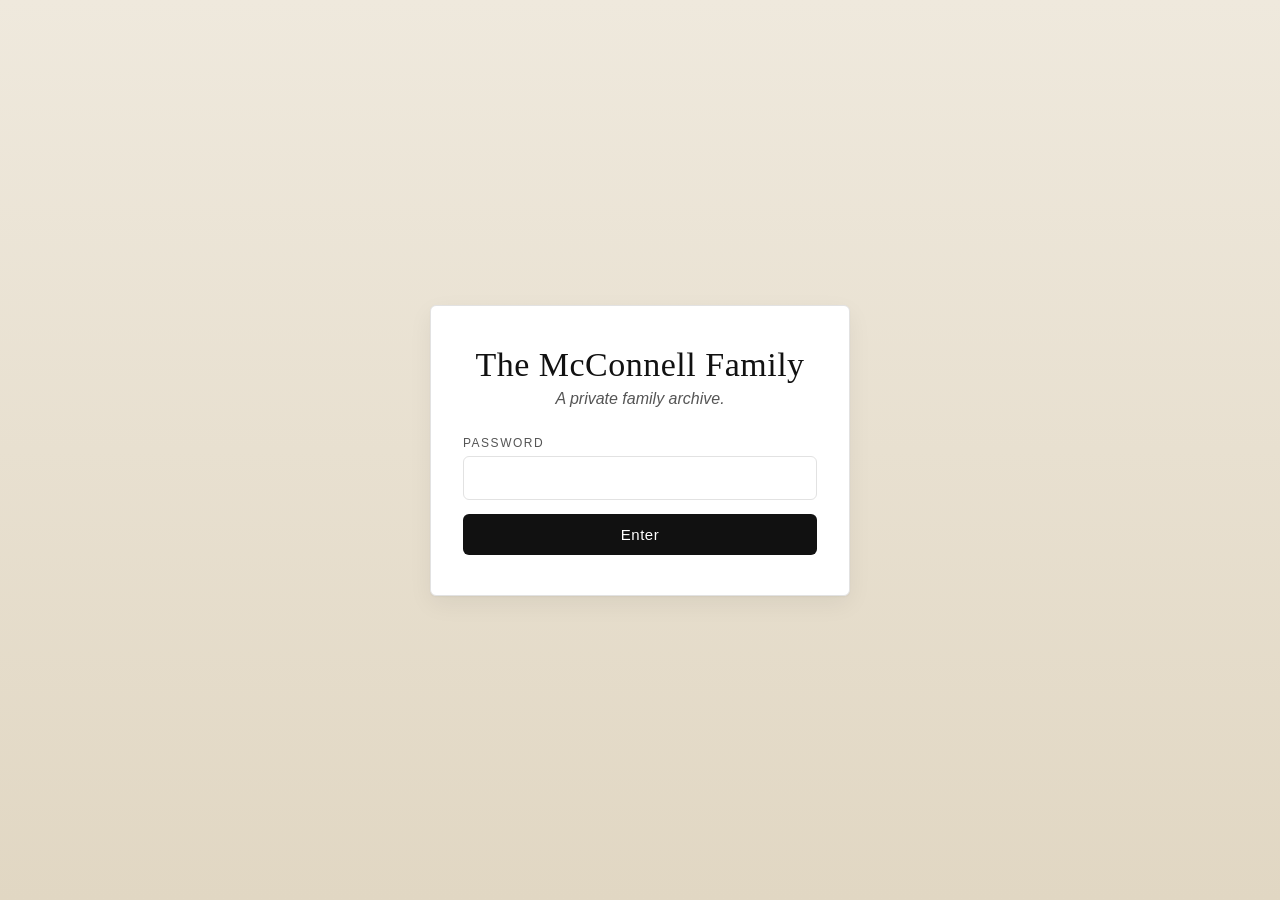
<file: index.html>
<!doctype html>
<html lang="en">
<head>
  <meta charset="utf-8" />
  <meta name="viewport" content="width=device-width, initial-scale=1" />
  <meta name="robots" content="noindex, nofollow" />
  <meta name="googlebot" content="noindex, nofollow" />
  <title>The McConnell Family</title>
  <link rel="stylesheet" href="assets/styles.css?v=46" />
</head>
<body>
  <div id="gate" class="gate" hidden>
    <div class="gate__card">
      <h1 class="gate__title">The McConnell Family</h1>
      <p class="gate__sub">A private family archive.</p>
      <form id="gate-form" autocomplete="off">
        <label for="gate-input" class="gate__label">Password</label>
        <input id="gate-input" type="password" inputmode="text" autocapitalize="off" autocorrect="off" spellcheck="false" autofocus required />
        <button type="submit">Enter</button>
        <p id="gate-error" class="gate__error" hidden>That password didn't work.</p>
      </form>
    </div>
  </div>

  <div id="app" hidden>
    <header class="site-header">
      <div class="wrap">
        <div class="brand">
          <a href="#/portal" class="brand__mark" title="Family portal" aria-label="Family portal">M</a>
          <a href="#/" class="brand__name">The McConnell Family</a>
        </div>
        <button id="lock-btn" class="lock-btn" title="Lock">Lock</button>
      </div>
    </header>

    <nav id="breadcrumbs" class="crumbs wrap" aria-label="Breadcrumb"></nav>

    <main id="view" class="wrap"></main>

    <footer class="site-footer">
      <div class="wrap">
        <p>Kept for the McConnell family.</p>
        <p class="site-footer__bulldogs">Haxtun Bulldogs — through and through.</p>
        <p class="site-footer__count" id="visit-count" hidden></p>
      </div>
    </footer>
  </div>

  <div id="lightbox" class="lightbox" hidden>
    <button class="lightbox__close" aria-label="Close">&times;</button>
    <button class="lightbox__prev" aria-label="Previous">&#8249;</button>
    <button class="lightbox__next" aria-label="Next">&#8250;</button>
    <figure>
      <img id="lightbox-img" alt="" />
      <video id="lightbox-video" controls playsinline hidden></video>
      <figcaption id="lightbox-cap"></figcaption>
    </figure>
  </div>

  <script src="assets/app.js?v=46"></script>
</body>
</html>
</file>
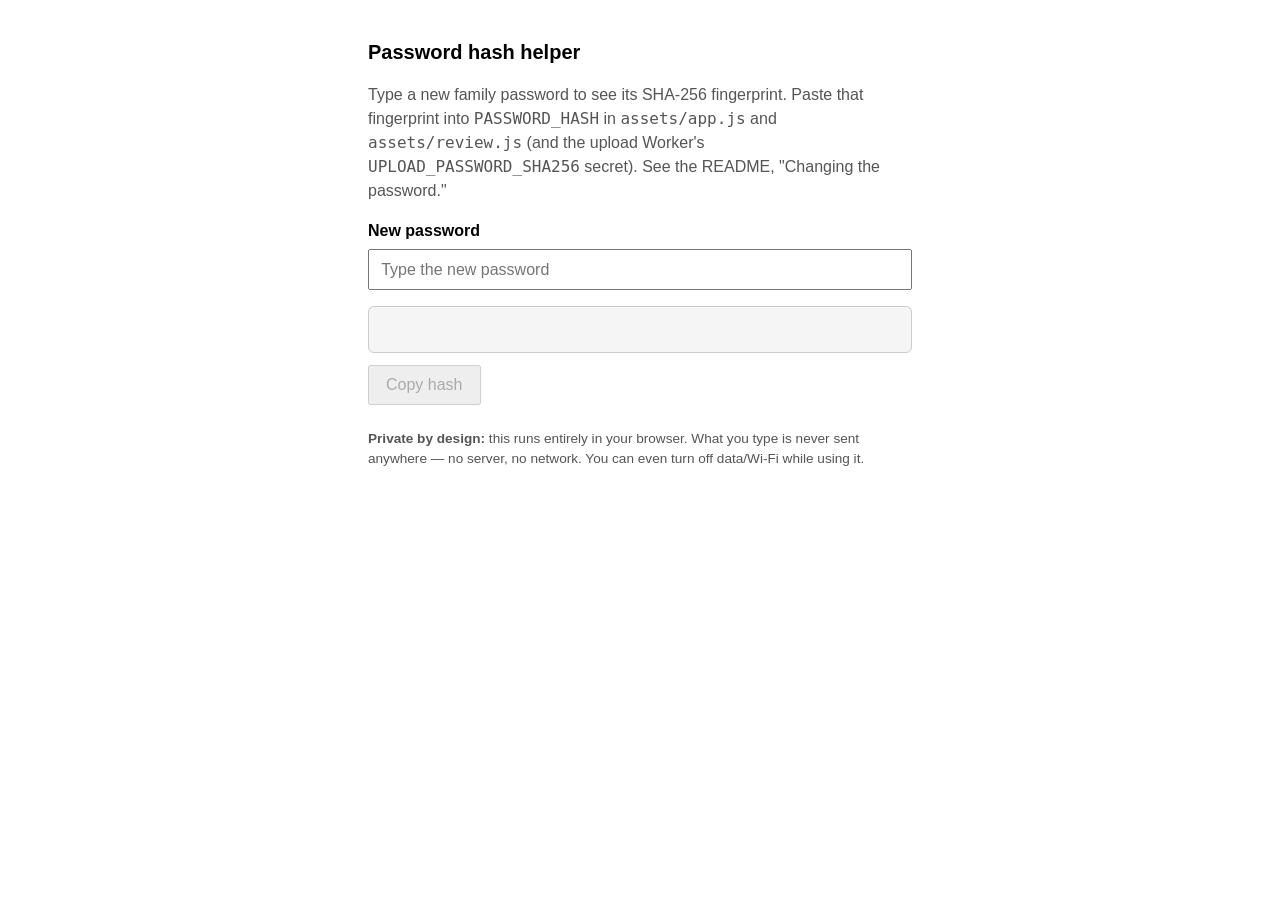
<file: hash.html>
<!doctype html>
<html lang="en">
<head>
  <meta charset="utf-8" />
  <meta name="viewport" content="width=device-width, initial-scale=1" />
  <meta name="robots" content="noindex" />
  <title>Password hash helper · The McConnell Family</title>
  <style>
    :root { color-scheme: light dark; }
    body {
      font: 16px/1.5 -apple-system, BlinkMacSystemFont, "Segoe UI", Roboto, sans-serif;
      max-width: 34rem; margin: 0 auto; padding: 1.5rem;
    }
    h1 { font-size: 1.25rem; }
    p { color: #555; }
    @media (prefers-color-scheme: dark) { p { color: #aaa; } }
    label { display: block; font-weight: 600; margin: 1rem 0 .35rem; }
    input { width: 100%; padding: .6rem .7rem; font-size: 1rem; box-sizing: border-box; }
    .hash {
      margin-top: 1rem; padding: .8rem; border: 1px solid #ccc; border-radius: 6px;
      word-break: break-all; font-family: ui-monospace, Menlo, Consolas, monospace;
      font-size: .9rem; min-height: 1.2rem; background: rgba(127,127,127,.08);
    }
    button { margin-top: .75rem; padding: .55rem 1rem; font-size: 1rem; cursor: pointer; }
    .note { font-size: .85rem; margin-top: 1.5rem; }
  </style>
</head>
<body>
  <h1>Password hash helper</h1>
  <p>
    Type a new family password to see its SHA-256 fingerprint. Paste that
    fingerprint into <code>PASSWORD_HASH</code> in <code>assets/app.js</code>
    and <code>assets/review.js</code> (and the upload Worker's
    <code>UPLOAD_PASSWORD_SHA256</code> secret). See the README,
    "Changing the password."
  </p>

  <label for="pw">New password</label>
  <input id="pw" type="text" autocomplete="off" autocapitalize="off"
         autocorrect="off" spellcheck="false" placeholder="Type the new password" />

  <div class="hash" id="out" aria-live="polite"></div>
  <button type="button" id="copy" disabled>Copy hash</button>

  <p class="note">
    <strong>Private by design:</strong> this runs entirely in your browser.
    What you type is never sent anywhere — no server, no network. You can even
    turn off data/Wi-Fi while using it.
  </p>

  <script>
    const pw = document.getElementById("pw");
    const out = document.getElementById("out");
    const copy = document.getElementById("copy");
    let current = "";

    async function sha256Hex(str) {
      const buf = await crypto.subtle.digest("SHA-256", new TextEncoder().encode(str));
      return [...new Uint8Array(buf)].map(b => b.toString(16).padStart(2, "0")).join("");
    }

    pw.addEventListener("input", async function () {
      const val = pw.value;
      if (!val) { out.textContent = ""; current = ""; copy.disabled = true; return; }
      current = await sha256Hex(val);
      out.textContent = current;
      copy.disabled = false;
    });

    copy.addEventListener("click", async function () {
      try {
        await navigator.clipboard.writeText(current);
        copy.textContent = "Copied!";
        setTimeout(() => { copy.textContent = "Copy hash"; }, 1500);
      } catch (e) {
        // Clipboard blocked — selecting the text manually still works.
        const r = document.createRange();
        r.selectNodeContents(out);
        const sel = getSelection();
        sel.removeAllRanges();
        sel.addRange(r);
      }
    });
  </script>
</body>
</html>
</file>
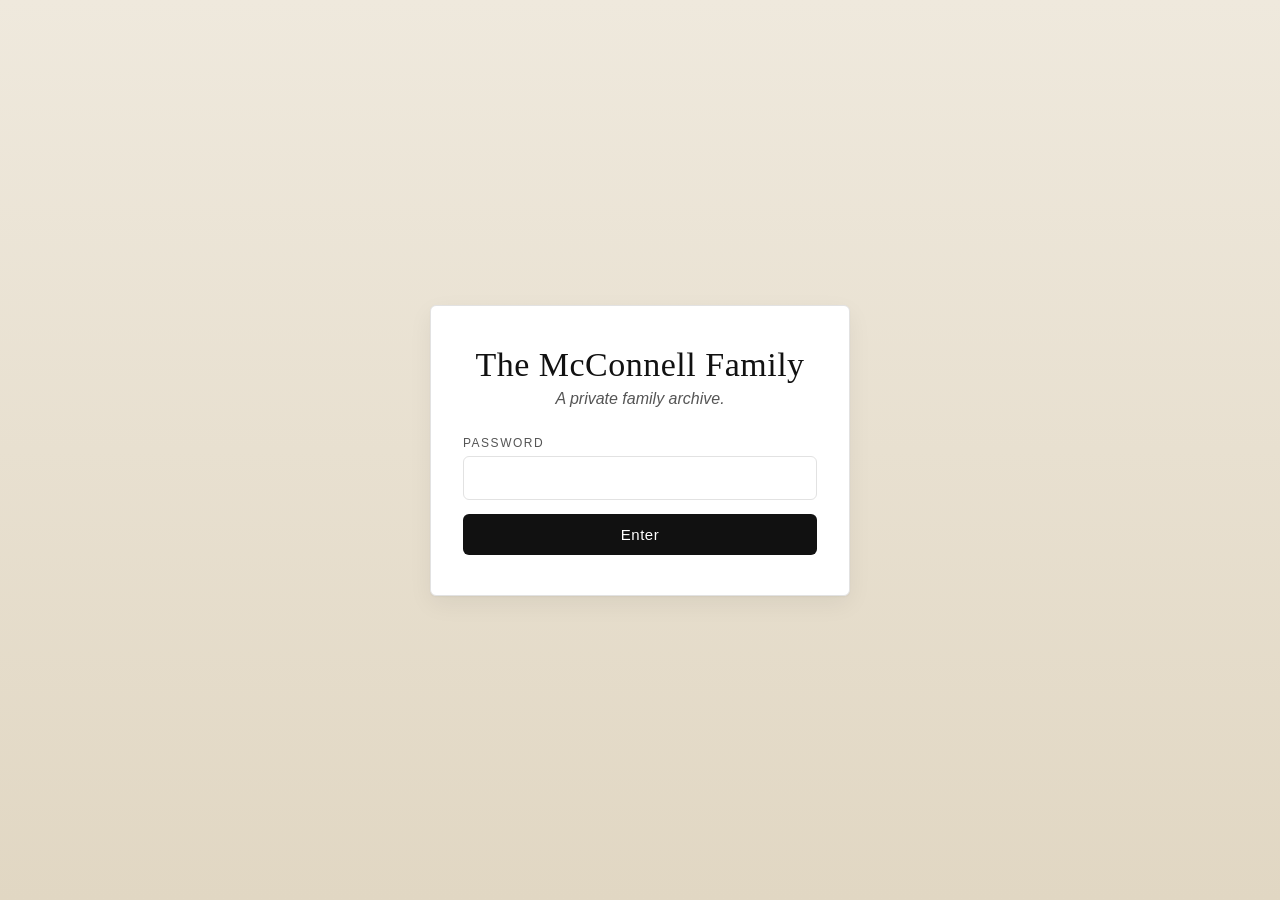
<file: review.html>
<!doctype html>
<html lang="en">
<head>
  <meta charset="utf-8" />
  <meta name="viewport" content="width=device-width, initial-scale=1" />
  <meta name="robots" content="noindex, nofollow" />
  <meta name="googlebot" content="noindex, nofollow" />
  <title>Review tray — The McConnell Family</title>
  <link rel="stylesheet" href="assets/styles.css?v=13" />
  <link rel="stylesheet" href="assets/review.css?v=13" />
</head>
<body>
  <div id="gate" class="gate" hidden>
    <div class="gate__card">
      <h1 class="gate__title">The McConnell Family</h1>
      <p class="gate__sub">A private family archive.</p>
      <form id="gate-form" autocomplete="off">
        <label for="gate-input" class="gate__label">Password</label>
        <input id="gate-input" type="password" inputmode="text" autocapitalize="off" autocorrect="off" spellcheck="false" autofocus required />
        <button type="submit">Enter</button>
        <p id="gate-error" class="gate__error" hidden>That password didn't work.</p>
      </form>
    </div>
  </div>

  <div id="app" hidden>
    <header class="site-header">
      <div class="wrap">
        <a href="./" class="brand">
          <span class="brand__mark">M</span>
          <span class="brand__name">The McConnell Family</span>
        </a>
        <a href="./" class="lock-btn">Back to site</a>
      </div>
    </header>

    <main class="wrap">
      <section class="cover">
        <h1>Review tray</h1>
        <div class="rule"></div>
        <p class="cover__tagline">Sort items the sync couldn't fully classify on its own.</p>
      </section>

      <section id="token-prompt" class="token-prompt" hidden>
        <h2>One-time setup</h2>
        <p>Paste a GitHub fine-grained Personal Access Token. See <a href="https://github.com/mcconnellentllc-cloud/McConnellFamilySports/blob/main/SETUP-GITHUB-TOKEN.md" target="_blank" rel="noopener">SETUP-GITHUB-TOKEN.md</a> for how to make one.</p>
        <form id="token-form">
          <input id="token-input" type="password" placeholder="github_pat_..." autocomplete="off" required />
          <button type="submit">Save token</button>
        </form>
        <p id="token-error" class="token-error" hidden></p>
      </section>

      <section id="tray-controls" class="tray-controls" hidden>
        <span id="tray-count" class="tray-count"></span>
        <button id="replace-token" class="link-btn" type="button">Replace token</button>
      </section>

      <section id="tray" class="tray" aria-live="polite"></section>

      <section id="tray-empty" class="tray-empty" hidden>
        <h2>Nothing pending.</h2>
        <p>Everything synced so far has been sorted or auto-filed. New items will show up here within ~30 min of being posted in the family Teams channel.</p>
      </section>
    </main>

    <footer class="site-footer">
      <div class="wrap">
        <p>Kept for the McConnell family.</p>
        <p class="site-footer__bulldogs">Haxtun Bulldogs — through and through.</p>
        <p class="site-footer__count" id="visit-count" hidden></p>
      </div>
    </footer>
  </div>

  <script src="assets/review.js?v=13"></script>
</body>
</html>
</file>
<file: assets/styles.css>
:root {
  --bg: #fafafa;
  --paper: #ffffff;
  --ink: #111111;
  --muted: #555555;
  --line: #e2e2e2;
  --accent: #c8102e;
  --accent-soft: #8a0a1f;
  --shadow: 0 1px 2px rgba(0,0,0,.04), 0 8px 24px rgba(0,0,0,.06);
  --radius: 6px;
  --serif: "Cormorant Garamond", "Iowan Old Style", "Palatino Linotype", Georgia, serif;
  --sans: "Inter", -apple-system, BlinkMacSystemFont, "Segoe UI", Helvetica, Arial, sans-serif;
}

* { box-sizing: border-box; }

[hidden] { display: none !important; }

html, body {
  margin: 0;
  padding: 0;
  background: var(--bg);
  color: var(--ink);
  font-family: var(--sans);
  -webkit-font-smoothing: antialiased;
  text-rendering: optimizeLegibility;
}

a { color: var(--accent); text-decoration: none; }
a:hover { text-decoration: underline; }

.wrap {
  max-width: 1100px;
  margin: 0 auto;
  padding: 0 24px;
}

/* Gate */
.gate {
  position: fixed; inset: 0;
  display: grid; place-items: center;
  background: linear-gradient(180deg, #efe9dd 0%, #e1d7c3 100%);
  z-index: 100;
  padding: 24px;
}
.gate__card {
  background: var(--paper);
  border: 1px solid var(--line);
  border-radius: var(--radius);
  box-shadow: var(--shadow);
  padding: 40px 32px;
  width: 100%;
  max-width: 420px;
  text-align: center;
}
.gate__title {
  font-family: var(--serif);
  font-weight: 500;
  font-size: 34px;
  letter-spacing: .5px;
  margin: 0 0 6px;
}
.gate__sub {
  color: var(--muted);
  font-style: italic;
  margin: 0 0 28px;
}
.gate__label {
  display: block;
  font-size: 12px;
  text-transform: uppercase;
  letter-spacing: 1.5px;
  color: var(--muted);
  margin-bottom: 6px;
  text-align: left;
}
.gate input {
  width: 100%;
  padding: 12px 14px;
  border: 1px solid var(--line);
  border-radius: var(--radius);
  font-size: 16px;
  background: #fff;
  font-family: inherit;
}
.gate input:focus {
  outline: none;
  border-color: var(--accent-soft);
  box-shadow: 0 0 0 3px rgba(181,132,99,.18);
}
.gate button {
  margin-top: 14px;
  width: 100%;
  padding: 12px 14px;
  background: var(--ink);
  color: #fff;
  border: 0;
  border-radius: var(--radius);
  font-size: 15px;
  letter-spacing: .5px;
  cursor: pointer;
  font-family: inherit;
}
.gate button:hover { background: var(--accent); }
.gate__error {
  color: #a8331f;
  margin-top: 12px;
  font-size: 14px;
}

/* Header */
.site-header {
  border-top: 4px solid var(--accent);
  border-bottom: 1px solid var(--line);
  background: var(--paper);
  padding: 18px 0;
  margin-bottom: 28px;
}
.site-header .wrap {
  display: flex;
  align-items: center;
  justify-content: space-between;
  gap: 16px;
}
.brand {
  display: inline-flex;
  align-items: center;
  gap: 12px;
  color: var(--ink);
}
.brand:hover { text-decoration: none; }
.brand__mark {
  width: 36px; height: 36px;
  display: grid; place-items: center;
  background: var(--accent);
  color: #fff;
  border: 1px solid var(--accent);
  border-radius: 50%;
  font-family: var(--serif);
  font-size: 20px;
  font-weight: 600;
  text-decoration: none;
  cursor: pointer;
  transition: transform .15s ease, box-shadow .15s ease;
}
.brand__mark:hover {
  transform: scale(1.06);
  box-shadow: 0 0 0 3px rgba(200, 16, 46, .18);
  text-decoration: none;
}
.brand__name {
  font-family: var(--serif);
  font-size: 22px;
  letter-spacing: .5px;
}
.lock-btn {
  background: transparent;
  border: 1px solid var(--line);
  padding: 7px 14px;
  border-radius: var(--radius);
  color: var(--muted);
  cursor: pointer;
  font-size: 12px;
  letter-spacing: 1.2px;
  text-transform: uppercase;
  font-family: inherit;
}
.lock-btn:hover { color: var(--ink); border-color: var(--ink); }

/* Breadcrumbs */
.crumbs {
  font-size: 13px;
  color: var(--muted);
  margin-bottom: 22px;
  letter-spacing: .3px;
}
.crumbs a { color: var(--muted); }
.crumbs a:hover { color: var(--ink); }
.crumbs .sep { margin: 0 8px; color: var(--line); }

/* Footer */
.site-footer {
  border-top: 1px solid var(--line);
  margin-top: 60px;
  padding: 28px 0 40px;
  color: var(--muted);
  font-size: 13px;
  font-style: italic;
  text-align: center;
}
.site-footer p { margin: 0; }
.site-footer__bulldogs {
  margin-top: 8px;
  font-style: normal;
  font-size: 11px;
  letter-spacing: 3px;
  text-transform: uppercase;
  color: var(--accent);
  font-weight: 700;
}
.site-footer__count {
  margin-top: 10px;
  font-style: normal;
  font-size: 11px;
  letter-spacing: 1.2px;
  color: var(--muted);
}

/* Sections */
.section-title {
  font-family: var(--serif);
  font-size: 28px;
  font-weight: 500;
  margin: 0 0 6px;
}
.section-sub {
  color: var(--muted);
  margin: 0 0 24px;
  font-style: italic;
}

.cover {
  text-align: center;
  padding: 50px 0 30px;
}
.crest {
  margin: 0 auto 18px;
  line-height: 0;
}
.crest svg.crest-shield {
  width: 190px;
  height: 215px;
  max-width: 58vw;
}
.haxtun-crest,
.family-crest {
  width: 200px;
  height: 200px;
  max-width: 60vw;
}
.cover h1 {
  font-family: var(--serif);
  font-size: 52px;
  font-weight: 500;
  letter-spacing: 1px;
  margin: 0 0 10px;
}
.cover__tagline {
  color: var(--muted);
  font-style: italic;
  font-size: 18px;
  margin: 0 0 24px;
}
.rule {
  width: 80px;
  height: 3px;
  background: var(--accent);
  margin: 22px auto;
}
.cover__quote {
  margin: 6px auto 40px;
  max-width: 620px;
  padding: 20px 24px 0;
  border-top: 1px solid var(--line);
  font-family: var(--serif);
  font-style: italic;
  font-size: 22px;
  line-height: 1.45;
  color: var(--ink);
}
.cover__quote p { margin: 0 0 10px; }
.cover__quote cite {
  display: block;
  font-style: normal;
  font-family: var(--sans);
  font-size: 11px;
  letter-spacing: 2.5px;
  text-transform: uppercase;
  color: var(--accent);
  font-weight: 600;
}

/* Cards grid */
.tiles {
  display: grid;
  grid-template-columns: repeat(auto-fit, minmax(220px, 1fr));
  gap: 18px;
  margin-bottom: 40px;
}
.tile {
  background: var(--paper);
  border: 1px solid var(--line);
  border-radius: var(--radius);
  padding: 28px 20px;
  text-align: center;
  transition: transform .15s ease, box-shadow .15s ease;
  color: var(--ink);
  display: block;
}
.tile:hover {
  transform: translateY(-2px);
  box-shadow: var(--shadow);
  text-decoration: none;
}
.tile__name {
  font-family: var(--serif);
  font-size: 24px;
  margin: 0 0 4px;
}
.tile__meta {
  font-size: 12px;
  text-transform: uppercase;
  letter-spacing: 1.5px;
  color: var(--muted);
}

/* Event card */
.event-card {
  background: var(--paper);
  border: 1px solid var(--line);
  border-left: 3px solid var(--accent);
  border-radius: var(--radius);
  padding: 24px 26px;
  margin: 0 0 32px;
  box-shadow: var(--shadow);
}
.event-card__head {
  display: flex;
  align-items: center;
  justify-content: space-between;
  gap: 14px;
  flex-wrap: wrap;
  margin-bottom: 14px;
  padding-bottom: 12px;
  border-bottom: 1px dashed var(--line);
}
.event-card__title {
  font-family: var(--serif);
  font-size: 24px;
  font-weight: 500;
  margin: 0;
  letter-spacing: .3px;
}
.event-card__badge {
  display: inline-block;
  font-size: 11px;
  letter-spacing: 1.5px;
  text-transform: uppercase;
  padding: 4px 10px;
  border-radius: 999px;
  border: 1px solid var(--accent-soft);
  color: var(--accent);
  background: #faf2e7;
}
.event-card__badge.is-today {
  background: var(--accent);
  color: #fff;
  border-color: var(--accent);
}
.event-card__meta {
  display: grid;
  grid-template-columns: max-content 1fr;
  column-gap: 18px;
  row-gap: 8px;
  margin: 0;
  font-size: 14px;
}
.event-card__meta dt {
  color: var(--muted);
  text-transform: uppercase;
  letter-spacing: 1.2px;
  font-size: 11px;
  padding-top: 3px;
}
.event-card__meta dd {
  margin: 0;
  line-height: 1.5;
}
.event-card__meta dd a { color: var(--accent); }
.event-card__note {
  margin: 16px 0 0;
  padding-top: 14px;
  border-top: 1px dashed var(--line);
  color: var(--muted);
  font-size: 13px;
  font-style: italic;
  line-height: 1.55;
}
.event-card__photo {
  margin: 0 0 18px;
}
.event-card__photo img {
  width: 100%;
  height: auto;
  display: block;
  border-radius: var(--radius);
  border: 1px solid var(--line);
  max-height: 420px;
  object-fit: cover;
}
.event-card__photo figcaption {
  color: var(--muted);
  font-size: 12px;
  font-style: italic;
  text-align: center;
  margin-top: 8px;
}
.event-card__teams {
  list-style: none;
  margin: 0;
  padding: 0;
  display: flex;
  flex-wrap: wrap;
  gap: 6px;
}
.event-card__teams li {
  background: #faf2e7;
  border: 1px solid var(--line);
  border-radius: 999px;
  padding: 3px 12px;
  font-size: 13px;
  color: var(--ink);
}
.memory__photo {
  margin: 16px 0 0;
}
.memory__photo img {
  width: 100%;
  height: auto;
  display: block;
  border-radius: var(--radius);
  border: 1px solid var(--line);
  max-height: 460px;
  object-fit: cover;
}
.memory__photo figcaption {
  color: var(--muted);
  font-size: 12px;
  font-style: italic;
  text-align: center;
  margin-top: 8px;
}

/* Sport landing tabs */
.tabs {
  display: flex;
  flex-wrap: wrap;
  gap: 4px;
  border-bottom: 1px solid var(--line);
  margin-bottom: 30px;
}
.tab {
  padding: 10px 18px;
  border: 0;
  background: transparent;
  color: var(--muted);
  font-family: inherit;
  font-size: 14px;
  letter-spacing: .8px;
  text-transform: uppercase;
  cursor: pointer;
  border-bottom: 2px solid transparent;
  margin-bottom: -1px;
}
.tab:hover { color: var(--ink); }
.tab.is-active {
  color: var(--ink);
  border-bottom-color: var(--accent);
}

/* Scores */
.score-card {
  background: var(--paper);
  border: 1px solid var(--line);
  border-radius: var(--radius);
  padding: 22px 24px;
  margin-bottom: 18px;
}
.score-card__head {
  display: flex;
  flex-wrap: wrap;
  justify-content: space-between;
  align-items: baseline;
  gap: 8px;
  margin-bottom: 14px;
  padding-bottom: 12px;
  border-bottom: 1px dashed var(--line);
}
.score-card__meet {
  font-family: var(--serif);
  font-size: 22px;
  margin: 0;
}
.score-card__date {
  color: var(--muted);
  font-size: 13px;
  font-style: italic;
}
.score-card__meta {
  color: var(--muted);
  font-size: 13px;
  margin: 0 0 12px;
}
.score-card__meta span + span::before {
  content: " · ";
  margin: 0 4px;
}

/* ---------- Year headings + category entries ---------- */
.year-head {
  font-family: var(--serif);
  font-size: 26px;
  color: var(--accent);
  margin: 22px 0 12px;
  padding-bottom: 6px;
  border-bottom: 2px solid var(--line);
}
.year-head:first-child { margin-top: 0; }
.entry {
  background: var(--paper);
  border: 1px solid var(--line);
  border-radius: var(--radius);
  padding: 18px 20px;
  margin-bottom: 14px;
}
.entry__head {
  display: flex;
  flex-wrap: wrap;
  justify-content: space-between;
  align-items: baseline;
  gap: 8px;
}
.entry__title {
  font-family: var(--serif);
  font-size: 21px;
  margin: 0 0 6px;
}
.entry__date {
  color: var(--muted);
  font-size: 13px;
  font-style: italic;
}
.entry__meta {
  color: var(--muted);
  font-size: 14px;
  margin: 0 0 8px;
}
.entry__text { font-size: 15px; margin: 0 0 8px; }
.entry__badges { margin: 0 0 8px; display: flex; flex-wrap: wrap; gap: 6px; }
.entry__badges .badge {
  background: #fff4f6;
  border: 1px solid var(--accent);
  color: var(--accent-soft);
  font-size: 13px;
  font-weight: 600;
  border-radius: 999px;
  padding: 3px 10px;
}
.entry__photo {
  display: block;
  width: 100%;
  max-height: 360px;
  object-fit: cover;
  border-radius: var(--radius);
  margin: 8px 0 4px;
}
.entry__photos {
  display: grid;
  grid-template-columns: 1fr;
  gap: 8px;
  margin: 8px 0 4px;
}
.entry__photos .entry__photo {
  max-height: none;
  height: auto;
  margin: 0;
}
@media (min-width: 640px) {
  .entry__photos { grid-template-columns: 1fr 1fr; align-items: start; }
}
.entry__links { font-size: 14px; margin: 6px 0 0; }
.tile--family { border-style: dashed; }

/* ---------- Team season card (softball, volleyball …) ---------- */
.season-card {
  background: var(--paper);
  border: 1px solid var(--line);
  border-radius: var(--radius);
  padding: 22px 24px;
  margin-bottom: 18px;
}
.season-card__title {
  font-family: var(--serif);
  font-size: 24px;
  margin: 0 0 6px;
}
.season-card__meta {
  color: var(--muted);
  font-size: 14px;
  margin: 0 0 10px;
}
.season-card__meta strong { color: var(--ink); }
.season-card__blurb {
  font-size: 15px;
  margin: 0 0 4px;
}
.season-card__rule {
  border: 0;
  border-top: 1px dashed var(--line);
  margin: 16px 0;
}
.season-player {
  border-left: 3px solid var(--line);
  padding-left: 16px;
}
.season-player.is-star {
  border-left-color: var(--accent);
}
.season-player__name {
  font-family: var(--serif);
  font-size: 20px;
  margin: 0 0 8px;
}
.season-player__stats {
  font-weight: 700;
  font-size: 15px;
  margin: 0 0 8px;
}
.season-player__summary {
  font-size: 15px;
  margin: 0 0 8px;
}
.season-player__allstar {
  display: inline-block;
  background: #fff4f6;
  border: 1px solid var(--accent);
  color: var(--accent-soft);
  font-weight: 600;
  font-size: 14px;
  border-radius: var(--radius);
  padding: 6px 12px;
  margin: 4px 0 10px;
}
.season-player__links,
.season-card__links,
.season-card__sisters {
  font-size: 13px;
  color: var(--muted);
  margin: 8px 0 0;
}
/* ---------- Recipes ---------- */
.recipe {
  background: var(--paper);
  border: 1px solid var(--line);
  border-radius: var(--radius);
  padding: 20px 22px;
  margin-bottom: 18px;
}
.recipe__title { font-family: var(--serif); font-size: 23px; margin: 0 0 6px; }
.recipe__meta { color: var(--muted); font-size: 14px; margin: 0 0 10px; }
.recipe__note { font-size: 15px; margin: 0 0 12px; }
.recipe__head {
  font-family: var(--serif);
  font-size: 17px;
  margin: 16px 0 6px;
}
.recipe__ingredients, .recipe__steps { margin: 0; padding-left: 20px; font-size: 15px; }
.recipe__ingredients li, .recipe__steps li { margin-bottom: 4px; }

/* ---------- Family history ---------- */
.tree-card {
  background: var(--paper);
  border: 1px solid var(--line);
  border-radius: var(--radius);
  padding: 20px 22px;
  margin-bottom: 20px;
}
.tree-card__title { font-family: var(--serif); font-size: 21px; margin: 0 0 8px; }
.tree-card__link { font-size: 15px; font-weight: 600; margin: 0 0 6px; }
.tree-card__note { color: var(--muted); font-size: 13px; margin: 0; }
.lines { margin-bottom: 22px; }
.lines__title { font-family: var(--serif); font-size: 19px; margin: 0 0 10px; }
.lines__grid {
  display: grid;
  grid-template-columns: repeat(auto-fit, minmax(200px, 1fr));
  gap: 12px;
}
.line {
  border: 1px solid var(--line);
  border-radius: var(--radius);
  padding: 14px 16px;
}
.line h4 { font-family: var(--serif); font-size: 18px; margin: 0 0 4px; }
.line__origin { color: var(--muted); font-size: 13px; margin: 0 0 6px; }
.line__blurb { font-size: 14px; margin: 0; }
.line--link {
  display: block;
  text-decoration: none;
  color: inherit;
}
.line--link:hover { border-color: var(--accent); }
.line--link h4 { color: var(--accent); }
.line__story { font-size: 16px; margin: 0 0 20px; }
.person {
  border-left: 3px solid var(--line);
  padding: 2px 0 2px 16px;
  margin-bottom: 20px;
}
.person__name { font-family: var(--serif); font-size: 20px; margin: 0 0 4px; }
.person__meta { color: var(--muted); font-size: 13px; margin: 0 0 8px; }
.person__story { font-size: 15px; margin: 0; }
.person__caveat {
  background: #fdf6e8;
  border-left: 3px solid #c9a227;
  border-radius: 0 var(--radius) var(--radius) 0;
  padding: 10px 14px;
  margin: 12px 0 0;
  font-size: 13.5px;
  color: #5c4a1a;
}

/* Memory type filter chips */
.chips {
  display: flex;
  flex-wrap: wrap;
  gap: 8px;
  margin: 0 0 18px;
}
.chip {
  display: inline-block;
  padding: 5px 13px;
  border: 1px solid var(--line);
  border-radius: 999px;
  color: var(--muted);
  font-size: 13px;
  font-weight: 600;
  text-decoration: none;
  white-space: nowrap;
}
.chip:hover { border-color: var(--accent); color: var(--accent); }
.chip.is-active {
  background: var(--accent);
  border-color: var(--accent);
  color: #fff;
}

.cal-links { margin: 14px 0 0; }
.cal-links__btn {
  display: inline-block;
  padding: 9px 16px;
  border: 1px solid var(--accent);
  border-radius: var(--radius);
  color: var(--accent);
  font-size: 14px;
  font-weight: 600;
  text-decoration: none;
}
.cal-links__btn:hover { background: var(--accent); color: #fff; }
.cal-links__alt {
  display: block;
  margin-top: 6px;
  font-size: 13px;
  color: var(--muted);
}

.game-log__title {
  font-family: var(--serif);
  font-size: 17px;
  margin: 0 0 8px;
}
.game-log__list {
  list-style: none;
  margin: 0;
  padding: 0;
}
.game-log__row {
  display: flex;
  align-items: baseline;
  flex-wrap: wrap;
  gap: 4px 10px;
  padding: 7px 0;
  border-top: 1px dotted var(--line);
  font-size: 14px;
}
.game-log__row:first-child { border-top: 0; }
.game-log__date {
  color: var(--muted);
  min-width: 52px;
  font-variant-numeric: tabular-nums;
}
.game-log__name { flex: 1 1 auto; font-weight: 600; }
.game-log__result { display: flex; align-items: baseline; gap: 8px; }
.game-log__sets {
  color: var(--muted);
  font-variant-numeric: tabular-nums;
}
.game-log__pending { color: var(--muted); font-style: italic; }

.event-card__result {
  display: inline-block;
  font-size: 13px;
  font-weight: 700;
  border-radius: 999px;
  padding: 2px 11px;
  margin-right: 4px;
}
.event-card__result.is-win { background: var(--accent); color: #fff; }
.event-card__result.is-loss {
  background: var(--line);
  color: var(--muted);
}

.event-card__sets {
  list-style: none;
  margin: 0;
  padding: 0;
}
.event-card__sets li {
  display: flex;
  align-items: baseline;
  gap: 10px;
  padding: 3px 0;
}
.event-card__set-label { color: var(--muted); min-width: 46px; }
.event-card__set-score { font-weight: 700; font-variant-numeric: tabular-nums; }
.event-card__set-flag {
  font-size: 12px;
  font-weight: 700;
  border-radius: 999px;
  padding: 1px 7px;
}
.event-card__sets .is-win .event-card__set-flag {
  background: var(--accent);
  color: #fff;
}
.event-card__sets .is-loss .event-card__set-flag {
  background: var(--line);
  color: var(--muted);
}

.events {
  display: grid;
  grid-template-columns: repeat(auto-fit, minmax(120px, 1fr));
  gap: 10px;
}
.event {
  background: #fafafa;
  border: 1px solid var(--line);
  border-radius: var(--radius);
  padding: 10px 12px;
  text-align: center;
}
.event__name {
  font-size: 11px;
  letter-spacing: 1.2px;
  text-transform: uppercase;
  color: var(--muted);
  margin: 0 0 4px;
}
.event__score {
  font-family: var(--serif);
  font-size: 22px;
  margin: 0;
}
.event__target {
  font-size: 11px;
  color: var(--muted);
  margin: 6px 0 0;
  letter-spacing: 0.3px;
}
.event__target--met {
  color: var(--accent);
  font-weight: 600;
}
.event__note {
  font-size: 11px;
  color: var(--muted);
  font-style: italic;
  margin: 4px 0 0;
}
.event__place {
  font-size: 11px;
  color: var(--accent);
  font-weight: 600;
  letter-spacing: 0.3px;
  margin: 4px 0 0;
}
.event--met {
  border-color: var(--accent);
  box-shadow: inset 0 0 0 1px var(--accent);
}
.event--aa { background: #fbeaec; border-color: var(--accent-soft); }
.regionals-panel {
  margin: 18px 0 0;
  padding: 14px 16px 12px;
  background: #fafafa;
  border-left: 4px solid var(--accent);
  border-radius: 0 var(--radius) var(--radius) 0;
}
.regionals-panel--booked {
  background: #fff5f6;
  border-left-color: var(--accent);
}
.regionals-panel__label {
  font-size: 10px;
  letter-spacing: 2.5px;
  text-transform: uppercase;
  color: var(--muted);
  font-weight: 700;
  margin: 0 0 6px;
}
.regionals-panel__headline {
  font-family: var(--serif);
  font-size: 18px;
  margin: 0;
  color: var(--ink);
  line-height: 1.3;
}
.regionals-panel__headline strong {
  color: var(--accent);
  font-weight: 700;
}
.regionals-panel__gaps {
  list-style: none;
  padding: 0;
  margin: 10px 0 0;
  display: grid;
  gap: 4px;
}
.regionals-panel__gaps li {
  display: grid;
  grid-template-columns: 1fr auto auto;
  gap: 12px;
  align-items: baseline;
  padding: 6px 0;
  border-top: 1px solid var(--line);
  font-size: 13px;
}
.regionals-panel__gaps li:first-child { border-top: 0; padding-top: 0; }
.regionals-panel__event {
  color: var(--ink);
  font-weight: 600;
  letter-spacing: 0.3px;
}
.regionals-panel__gap {
  color: var(--accent);
  font-family: var(--serif);
  font-size: 15px;
  font-weight: 700;
}
.regionals-panel__detail {
  color: var(--muted);
  font-size: 12px;
  font-variant-numeric: tabular-nums;
}
.placement {
  display: inline-block;
  margin-top: 14px;
  padding: 4px 12px;
  border: 1px solid var(--accent-soft);
  border-radius: 999px;
  color: var(--accent);
  font-size: 12px;
  letter-spacing: 1px;
  text-transform: uppercase;
}
.score-card__notes {
  margin: 14px 0 0;
  padding-top: 12px;
  border-top: 1px solid var(--line);
  font-size: 14px;
  line-height: 1.6;
  color: var(--ink);
  font-style: italic;
}

/* Memories */
.memory {
  background: var(--paper);
  border: 1px solid var(--line);
  border-radius: var(--radius);
  padding: 22px 24px;
  margin-bottom: 18px;
}
.memory h3 {
  font-family: var(--serif);
  font-size: 22px;
  margin: 0 0 4px;
}
.memory__date {
  color: var(--muted);
  font-size: 13px;
  font-style: italic;
  margin: 0 0 12px;
}
.memory p {
  margin: 0;
  line-height: 1.65;
  font-size: 16px;
}

/* Places */
.places {
  display: grid;
  grid-template-columns: repeat(auto-fit, minmax(260px, 1fr));
  gap: 16px;
}
.place {
  background: var(--paper);
  border: 1px solid var(--line);
  border-radius: var(--radius);
  padding: 20px;
}
.place h3 {
  font-family: var(--serif);
  font-size: 20px;
  margin: 0 0 4px;
}
.place__city {
  color: var(--muted);
  font-size: 13px;
  margin: 0 0 8px;
}
.place__note {
  margin: 0;
  font-size: 14px;
  line-height: 1.55;
}

/* Uploader */
.uploader {
  background: var(--paper);
  border: 1px solid var(--line);
  border-radius: var(--radius);
  padding: 18px 20px;
  margin: 0 0 20px;
}
.uploader__title {
  font-family: var(--serif);
  font-size: 18px;
  margin: 0 0 6px;
  color: var(--ink);
}
.uploader__hint {
  font-size: 13px;
  line-height: 1.6;
  color: var(--muted);
  margin: 0 0 12px;
}
.uploader__hint code {
  background: #efe9dd;
  padding: 1px 5px;
  border-radius: 3px;
  font-size: 12px;
}
.uploader__row {
  display: flex;
  flex-wrap: wrap;
  gap: 10px;
  align-items: center;
}
.uploader__row input[type="file"] { font-size: 13px; flex: 1 1 220px; min-width: 0; }
.uploader__token {
  display: flex;
  flex-wrap: wrap;
  gap: 10px;
}
.uploader__token input { flex: 1 1 240px; min-width: 0; }
.uploader input[type="password"],
.uploader input[type="text"] {
  padding: 9px 11px;
  border: 1px solid var(--line);
  border-radius: var(--radius);
  font: inherit;
  font-size: 14px;
}
.uploader button {
  padding: 9px 18px;
  border: 0;
  border-radius: var(--radius);
  background: var(--accent);
  color: #fff;
  font: inherit;
  font-size: 14px;
  font-weight: 600;
  cursor: pointer;
}
.uploader button:disabled { opacity: .55; cursor: default; }
/* Call to action shown when in-page uploading is off: a link that reads and
   taps like the upload button it stands in for. */
.uploader__cta {
  display: block;
  padding: 14px 18px;
  margin-bottom: 10px;
  border-radius: var(--radius);
  background: var(--accent);
  color: #fff;
  font-size: 16px;
  font-weight: 600;
  text-align: center;
  text-decoration: none;
}
.uploader__cta:hover { filter: brightness(1.05); }
.uploader__btn:hover:not(:disabled) { filter: brightness(1.05); }
.uploader__replace {
  margin-top: 12px;
  background: none !important;
  color: var(--muted) !important;
  padding: 0 !important;
  font-size: 12px !important;
  font-weight: 400 !important;
  text-decoration: underline;
}
.uploader__status, .uploader__error {
  font-size: 13px;
  margin: 12px 0 0;
  line-height: 1.5;
}
.uploader__status.is-ok { color: var(--accent); font-weight: 600; }
.uploader__status.is-error, .uploader__error { color: #b23b3b; }

/* Gallery */
.gallery {
  display: grid;
  grid-template-columns: repeat(auto-fill, minmax(180px, 1fr));
  gap: 12px;
}
.gallery button {
  padding: 0;
  border: 1px solid var(--line);
  background: var(--paper);
  border-radius: var(--radius);
  overflow: hidden;
  cursor: pointer;
  aspect-ratio: 1 / 1;
}
.gallery img {
  width: 100%;
  height: 100%;
  object-fit: cover;
  display: block;
  transition: transform .25s ease;
}
.gallery button:hover img { transform: scale(1.04); }
.gallery__video { position: relative; }
.gallery__video video {
  width: 100%;
  height: 100%;
  object-fit: cover;
  display: block;
  background: #000;
}
.gallery__play {
  position: absolute;
  inset: 0;
  display: grid;
  place-items: center;
  font-size: 34px;
  color: #fff;
  text-shadow: 0 1px 6px rgba(0,0,0,.6);
  background: rgba(15,12,8,.18);
  pointer-events: none;
  transition: background .2s ease;
}
.gallery__video:hover .gallery__play { background: rgba(15,12,8,.32); }

/* Gigi's album (#/family/gigi) */
.album__intro { font-size: 16px; max-width: 640px; margin: 0 0 16px; }
.album__count {
  color: var(--muted);
  font-size: 13px;
  letter-spacing: .06em;
  text-transform: uppercase;
  margin: 0 0 12px;
}

/* Empty state */
.empty {
  background: var(--paper);
  border: 1px dashed var(--line);
  border-radius: var(--radius);
  padding: 36px 24px;
  text-align: center;
  color: var(--muted);
}
.empty h3 {
  font-family: var(--serif);
  font-size: 20px;
  color: var(--ink);
  margin: 0 0 6px;
}
.empty p { margin: 0; font-size: 14px; line-height: 1.6; }
.empty code {
  background: #efe9dd;
  padding: 2px 6px;
  border-radius: 3px;
  font-size: 13px;
}

/* Lightbox */
.lightbox {
  position: fixed; inset: 0;
  background: rgba(15,12,8,.92);
  z-index: 200;
  display: grid;
  place-items: center;
  padding: 24px;
}
.lightbox figure {
  margin: 0;
  max-width: 100%;
  max-height: 100%;
  text-align: center;
}
.lightbox img,
.lightbox video {
  max-width: 90vw;
  max-height: 80vh;
  display: block;
  margin: 0 auto;
  border: 1px solid rgba(255,255,255,.1);
}
.lightbox video { background: #000; width: auto; }
.lightbox figcaption {
  color: #ddd;
  margin-top: 14px;
  font-family: var(--serif);
  font-size: 16px;
  font-style: italic;
}
.lightbox__close, .lightbox__prev, .lightbox__next {
  position: absolute;
  background: transparent;
  border: 0;
  color: #fff;
  cursor: pointer;
  font-size: 32px;
  padding: 12px;
  line-height: 1;
}
.lightbox__close { top: 12px; right: 16px; font-size: 36px; }
.lightbox__prev { left: 16px; top: 50%; transform: translateY(-50%); font-size: 48px; }
.lightbox__next { right: 16px; top: 50%; transform: translateY(-50%); font-size: 48px; }
.lightbox__close:hover, .lightbox__prev:hover, .lightbox__next:hover { color: var(--accent-soft); }

/* ---------- Family Portal ---------- */
.tile--portal { border-color: var(--accent); border-style: solid; }
.tile--portal .tile__name { color: var(--accent-soft); }
.tile--soon {
  border-style: dashed;
  opacity: .7;
  cursor: default;
}
.tile--soon:hover { transform: none; box-shadow: none; }

/* Meal cards */
.meal-list {
  display: grid;
  grid-template-columns: repeat(auto-fit, minmax(260px, 1fr));
  gap: 16px;
  margin-bottom: 8px;
}
.meal-card {
  background: var(--paper);
  border: 1px solid var(--line);
  border-radius: var(--radius);
  padding: 18px 20px;
  display: flex;
  flex-direction: column;
}
.meal-card__head {
  display: flex;
  justify-content: space-between;
  align-items: flex-start;
  gap: 10px;
  margin-bottom: 10px;
  padding-bottom: 10px;
  border-bottom: 1px dashed var(--line);
}
.meal-card__name { font-family: var(--serif); font-size: 20px; margin: 0; }
.meal-card__day {
  font-size: 11px; text-transform: uppercase; letter-spacing: 1.2px;
  color: var(--muted); margin: 2px 0 0;
}
.meal-card__who {
  flex: none;
  background: #fff4f6;
  border: 1px solid var(--accent);
  color: var(--accent-soft);
  font-size: 12px; font-weight: 600;
  border-radius: 999px;
  padding: 3px 10px;
  white-space: nowrap;
}
.meal-card__ings { list-style: none; padding: 0; margin: 0; }
.meal-card__ings li {
  display: flex; justify-content: space-between; gap: 12px;
  font-size: 14px; padding: 4px 0;
}
.meal-card__qty { color: var(--muted); font-variant-numeric: tabular-nums; }
.meal-card__sub {
  margin: 10px 0 0; padding-top: 10px;
  border-top: 1px solid var(--line);
  font-size: 13px; color: var(--muted); text-align: right;
  font-variant-numeric: tabular-nums;
}

/* Grocery list */
.grocery { margin-bottom: 8px; }
.grocery__list { list-style: none; padding: 0; margin: 0; }
.grocery__item {
  display: flex; align-items: center; gap: 12px;
  padding: 10px 4px;
  border-bottom: 1px solid var(--line);
}
.grocery__box { width: 18px; height: 18px; flex: none; accent-color: var(--accent); cursor: pointer; }
.grocery__label { flex: 1; display: flex; justify-content: space-between; gap: 12px; cursor: pointer; }
.grocery__name { font-size: 15px; }
.grocery__qty { color: var(--muted); font-size: 13px; font-variant-numeric: tabular-nums; }
.grocery__cost {
  flex: none; color: var(--muted); font-size: 13px;
  font-variant-numeric: tabular-nums; min-width: 56px; text-align: right;
}
.grocery__item.is-checked .grocery__name,
.grocery__item.is-checked .grocery__qty {
  text-decoration: line-through;
  color: var(--muted);
}
.grocery__item.is-checked { opacity: .7; }

/* Budget */
.budget {
  background: var(--paper);
  border: 1px solid var(--line);
  border-radius: var(--radius);
  padding: 18px 20px;
  margin-bottom: 40px;
}
.budget__row {
  display: flex; justify-content: space-between; align-items: baseline;
  padding: 4px 0;
}
.budget__label { color: var(--muted); font-size: 14px; }
.budget__value {
  font-family: var(--serif); font-size: 22px;
  font-variant-numeric: tabular-nums;
}
.budget__bar {
  height: 10px; border-radius: 999px;
  background: var(--line); overflow: hidden;
  margin: 12px 0 8px;
}
.budget__fill { height: 100%; background: var(--accent); border-radius: 999px; }
.budget__fill.is-over { background: var(--accent-soft); }
.budget__note {
  margin: 0; font-size: 14px; font-weight: 600; color: var(--accent);
  text-align: right;
}
.budget__note.is-over { color: var(--accent-soft); }

/* School supplies */
.supply-shared {
  background: var(--paper);
  border: 1px solid var(--line);
  border-radius: var(--radius);
  padding: 16px 20px;
  margin-bottom: 8px;
}
.supply-shared__list {
  list-style: none; padding: 0; margin: 0;
  display: flex; flex-wrap: wrap; gap: 8px;
}
.supply-shared__list li {
  background: #fafafa;
  border: 1px solid var(--line);
  border-radius: 999px;
  padding: 4px 12px;
  font-size: 14px;
}
.supply-shared__fee {
  margin: 12px 0 0; padding-top: 12px;
  border-top: 1px dashed var(--line);
  font-size: 14px; font-style: italic; color: var(--accent-soft);
}
.supply-list {
  display: grid;
  grid-template-columns: repeat(auto-fit, minmax(260px, 1fr));
  gap: 16px;
  margin-bottom: 8px;
}
.supply-card {
  background: var(--paper);
  border: 1px solid var(--line);
  border-radius: var(--radius);
  padding: 18px 20px;
}
.supply-card__head {
  display: flex; justify-content: space-between; align-items: center;
  gap: 10px; margin-bottom: 12px; padding-bottom: 10px;
  border-bottom: 1px dashed var(--line);
}
.supply-card__name { font-family: var(--serif); font-size: 20px; margin: 0; }
.supply-card__grade {
  flex: none;
  background: #fff4f6;
  border: 1px solid var(--accent);
  color: var(--accent-soft);
  font-size: 12px; font-weight: 600;
  border-radius: 999px;
  padding: 3px 10px;
  white-space: nowrap;
}
.supply-card__items { list-style: none; padding: 0; margin: 0; }
.supply-card__items li {
  font-size: 14px; padding: 5px 0 5px 20px;
  position: relative;
}
.supply-card__items li::before {
  content: "";
  position: absolute; left: 4px; top: 12px;
  width: 5px; height: 5px; border-radius: 50%;
  background: var(--accent);
}
.supply-card__sublabel {
  margin: 12px 0 4px; font-size: 11px;
  text-transform: uppercase; letter-spacing: 1px;
  color: var(--muted); font-weight: 700;
}
.supply-card__items--soft li { color: var(--muted); }
.supply-card__items--soft li::before { background: var(--line); }

.meals-hint {
  color: var(--muted);
  font-style: italic;
  font-size: 14px;
  margin: 12px 0 40px;
}

/* Share this page */
.share-bar {
  display: flex;
  justify-content: flex-end;
  margin: 0 0 4px;
}
.share-btn {
  display: inline-flex;
  align-items: center;
  gap: 8px;
  background: var(--paper);
  color: var(--accent-soft);
  border: 1px solid var(--accent);
  border-radius: 999px;
  padding: 8px 16px;
  font-family: var(--sans);
  font-size: 14px;
  font-weight: 600;
  cursor: pointer;
  transition: background .15s ease, color .15s ease, transform .15s ease;
}
.share-btn:hover {
  background: var(--accent);
  color: #fff;
  transform: translateY(-1px);
}
.share-btn__icon { display: inline-flex; }
.share-btn.is-done {
  background: var(--accent);
  color: #fff;
  border-color: var(--accent);
}

/* Chores */
.chore-list {
  display: grid;
  grid-template-columns: repeat(auto-fit, minmax(240px, 1fr));
  gap: 16px;
  margin-bottom: 40px;
}
.chore-card {
  background: var(--paper);
  border: 1px solid var(--line);
  border-radius: var(--radius);
  padding: 18px 20px;
}
.chore-card__name {
  font-family: var(--serif); font-size: 20px; margin: 0 0 8px;
  padding-bottom: 8px; border-bottom: 1px dashed var(--line);
}
.chore-card .grocery__item { padding: 8px 2px; }
.chore-card .grocery__item:last-child { border-bottom: 0; }

/* Calendar */
.cal { margin-bottom: 40px; }
.cal__day {
  font-family: var(--serif); font-size: 20px; color: var(--accent);
  margin: 22px 0 10px; padding-bottom: 4px;
  border-bottom: 2px solid var(--line);
}
.cal__event {
  display: flex; gap: 16px; align-items: baseline;
  background: var(--paper);
  border: 1px solid var(--line);
  border-left: 4px solid var(--accent);
  border-radius: var(--radius);
  padding: 14px 18px;
  margin-bottom: 10px;
}
.cal__time {
  flex: none; width: 84px;
  font-weight: 700; font-size: 14px;
  color: var(--accent-soft);
  font-variant-numeric: tabular-nums;
}
.cal__time--allday { color: var(--muted); font-weight: 600; }
.cal__body { flex: 1; }
.cal__title { font-family: var(--serif); font-size: 18px; margin: 0; }
.cal__meta { font-size: 13px; color: var(--muted); margin: 4px 0 0; }

/* How-to-update (Claude helper) */
.help-intro {
  font-size: 16px; line-height: 1.6; max-width: 640px;
  margin: 0 0 24px;
}
.help-groups {
  display: grid;
  grid-template-columns: repeat(auto-fit, minmax(280px, 1fr));
  gap: 16px;
  margin-bottom: 24px;
}
.help-card {
  background: var(--paper);
  border: 1px solid var(--line);
  border-radius: var(--radius);
  padding: 18px 20px;
}
.help-card__title {
  font-family: var(--serif); font-size: 19px; margin: 0 0 10px;
  color: var(--accent-soft);
}
.help-phrases { list-style: none; padding: 0; margin: 0; }
.help-phrases li {
  padding: 8px 0; border-top: 1px solid var(--line);
}
.help-phrases li:first-child { border-top: 0; }
.help-quote { font-style: italic; font-size: 15px; line-height: 1.5; }
.help-reassure {
  background: #fff5f6;
  border-left: 4px solid var(--accent);
  border-radius: 0 var(--radius) var(--radius) 0;
  padding: 16px 20px;
  font-size: 15px; line-height: 1.6;
  margin-bottom: 40px;
}

/* Mobile */
@media (max-width: 640px) {
  .cover h1 { font-size: 38px; }
  .cover { padding: 30px 0 20px; }
  .brand__name { font-size: 18px; }
  .site-header { padding: 14px 0; }
  .wrap { padding: 0 16px; }
  .tabs { gap: 0; }
  .tab { padding: 10px 12px; font-size: 12px; }
  .score-card, .memory, .place { padding: 18px; }
  .event-card { padding: 20px; }
  .event-card__title { font-size: 20px; }
  .event-card__meta { grid-template-columns: 1fr; row-gap: 4px; }
  .event-card__meta dt { padding-top: 10px; }
}

/* ---------- Family events (#/family/events) ---------- */
.next-up {
  display: block;
  text-align: left;
  background: var(--paper);
  border: 1px solid var(--line);
  border-left: 4px solid var(--accent);
  border-radius: var(--radius);
  box-shadow: var(--shadow);
  padding: 16px 20px;
  margin: 0 0 24px;
  color: var(--ink);
}
.next-up:hover { text-decoration: none; border-color: var(--accent-soft); }
.next-up__label {
  display: block;
  color: var(--accent);
  font-size: 12px;
  font-weight: 600;
  letter-spacing: .08em;
  text-transform: uppercase;
}
.next-up__title { display: block; font-family: var(--serif); font-size: 26px; line-height: 1.2; margin: 4px 0 2px; }
.next-up__when { display: block; color: var(--muted); font-size: 15px; }

.event {
  text-align: left;
  background: var(--paper);
  border: 1px solid var(--line);
  border-radius: var(--radius);
  box-shadow: var(--shadow);
  padding: 22px 24px;
  margin: 0 0 24px;
}
.event--past { box-shadow: none; opacity: .85; }
.event__countdown {
  color: var(--accent);
  font-size: 12px;
  font-weight: 600;
  letter-spacing: .08em;
  text-transform: uppercase;
}
.event__title { font-family: var(--serif); font-size: 32px; line-height: 1.15; margin: 4px 0 6px; }
.event__when, .event__where { margin: 0 0 2px; color: var(--muted); font-size: 15px; }
.event__summary { font-size: 16px; margin: 14px 0 0; }
.event__section {
  font-family: var(--serif);
  font-size: 20px;
  margin: 22px 0 8px;
  padding-top: 14px;
  border-top: 1px solid var(--line);
}
.event__schedule { list-style: none; margin: 0; padding: 0; }
.event__schedule li { display: flex; gap: 14px; padding: 6px 0; font-size: 15px; }
.event__time { flex: 0 0 72px; font-weight: 600; color: var(--accent-soft); }
.event__menu { display: grid; gap: 14px 28px; grid-template-columns: repeat(auto-fit, minmax(200px, 1fr)); }
.event__menu-group h4 {
  margin: 0 0 4px;
  color: var(--muted);
  font-size: 12px;
  font-weight: 600;
  letter-spacing: .08em;
  text-transform: uppercase;
}
.event__menu-group ul { margin: 0; padding: 0 0 0 18px; }
.event__menu-group li { padding: 2px 0; font-size: 15px; }
.event__bringing { color: var(--muted); }
.event__actions { margin: 20px 0 0; display: flex; flex-wrap: wrap; gap: 10px; align-items: center; }
.event__share { display: flex; flex-wrap: wrap; gap: 10px; align-items: center; width: 100%; }
.event__btn {
  font: inherit;
  font-size: 14px;
  font-weight: 600;
  padding: 9px 14px;
  border: 1px solid var(--accent);
  border-radius: var(--radius);
  background: var(--paper);
  color: var(--accent);
  cursor: pointer;
}
.event__btn--primary { background: var(--accent); color: #fff; }
.event__btn:hover { background: var(--accent-soft); border-color: var(--accent-soft); color: #fff; }
.event__share-note { font-size: 13px; color: #1d6b34; }
.event__share-text {
  width: 100%;
  font: inherit;
  font-size: 14px;
  padding: 10px;
  border: 1px solid var(--line);
  border-radius: var(--radius);
}
.event__cal {
  display: inline-block;
  border: 1px solid var(--accent);
  border-radius: var(--radius);
  padding: 8px 14px;
  font-size: 14px;
  font-weight: 600;
}
.event__cal:hover { background: var(--accent); color: #fff; text-decoration: none; }
.events__past-title { font-family: var(--serif); font-size: 22px; margin: 32px 0 12px; color: var(--muted); }

.requests__hint { margin: 0 0 10px; font-size: 15px; color: var(--muted); }
.requests__form { display: grid; gap: 10px; max-width: 520px; }
.requests__form input, .requests__form textarea {
  font: inherit;
  font-size: 16px; /* 16px stops iPhone zooming the page on focus */
  padding: 10px 12px;
  border: 1px solid var(--line);
  border-radius: var(--radius);
  background: var(--paper);
  color: var(--ink);
}
.requests__form button {
  justify-self: start;
  font: inherit;
  font-weight: 600;
  padding: 10px 18px;
  border: 0;
  border-radius: var(--radius);
  background: var(--ink);
  color: #fff;
  cursor: pointer;
}
.requests__form button:hover:not(:disabled) { background: var(--accent); }
.requests__form :disabled { opacity: .55; cursor: not-allowed; }
.requests__status { margin: 0; font-size: 14px; }
.requests__status.is-ok { color: #1d6b34; }
.requests__status.is-error { color: var(--accent); }

@media (max-width: 640px) {
  .event { padding: 18px 16px; }
  .event__title { font-size: 26px; }
}

/* Request kinds (RSVP / request a dish / I'll bring something) */
.requests__kinds { display: grid; gap: 8px; }
.requests__kind {
  display: flex;
  align-items: flex-start;
  gap: 10px;
  padding: 10px 12px;
  border: 1px solid var(--line);
  border-radius: var(--radius);
  background: var(--paper);
  cursor: pointer;
}
.requests__kind:has(input:checked) { border-color: var(--accent); background: #fff6f7; }
.requests__kind input { margin-top: 3px; accent-color: var(--accent); }
.requests__kind strong { display: block; font-size: 15px; }
.requests__kind small { display: block; color: var(--muted); font-size: 13px; }
.requests__row { display: flex; flex-wrap: wrap; gap: 10px; align-items: center; }
.requests__form select {
  font: inherit;
  font-size: 16px;
  padding: 10px 12px;
  border: 1px solid var(--line);
  border-radius: var(--radius);
  background: var(--paper);
  color: var(--ink);
}
.requests__count { display: flex; align-items: center; gap: 8px; font-size: 15px; color: var(--muted); }
.requests__count input { width: 80px; }

/* Portal: Send Invitations */
.invite { text-align: left; max-width: 620px; margin: 0 auto; }
.invite textarea, .invite select {
  font: inherit;
  font-size: 16px;
  width: 100%;
  padding: 10px 12px;
  border: 1px solid var(--line);
  border-radius: var(--radius);
  background: var(--paper);
  color: var(--ink);
}
.invite__label { display: grid; gap: 6px; margin: 0 0 18px; font-weight: 600; font-size: 14px; }
.invite__head { display: flex; justify-content: space-between; align-items: center; font-weight: 600; font-size: 14px; margin: 0 0 6px; }
.invite__all, .invite__send, .invite .requests__form button {
  font: inherit;
  font-weight: 600;
  border-radius: var(--radius);
  cursor: pointer;
}
.invite__all { font-size: 13px; padding: 6px 10px; border: 1px solid var(--line); background: var(--paper); color: var(--ink); }
.invite__guests {
  background: var(--paper);
  border: 1px solid var(--line);
  border-radius: var(--radius);
  padding: 4px 14px 10px;
  margin: 0 0 14px;
}
.invite__guests h4 {
  margin: 12px 0 4px;
  color: var(--muted);
  font-size: 12px;
  font-weight: 600;
  letter-spacing: .08em;
  text-transform: uppercase;
}
.invite__guest { display: flex; align-items: baseline; gap: 10px; padding: 6px 0; font-size: 15px; cursor: pointer; }
.invite__guest input { accent-color: var(--accent); }
.invite__guest small { color: var(--muted); font-size: 13px; overflow-wrap: anywhere; }
.invite__send { margin: 12px 0 0; padding: 12px 20px; border: 0; background: var(--accent); color: #fff; font-size: 16px; }
.invite__send:disabled { opacity: .6; cursor: wait; }
.invite__results ul { margin: 8px 0 0; padding-left: 18px; font-size: 14px; }
.invite__results li.is-ok { color: #1d6b34; }
.invite__results li.is-error { color: var(--accent); }

/* ---------- Photo cards: a slow crossfade behind the name ---------- */
.tile--photo { padding: 0; overflow: hidden; text-align: center; }
.tile__slides {
  position: relative;
  aspect-ratio: 4 / 3;
  background: #eee;
  overflow: hidden;
}
.tile__slides img {
  position: absolute;
  inset: 0;
  width: 100%;
  height: 100%;
  object-fit: cover;
  object-position: center 30%; /* faces sit high in most family photos */
  opacity: 0;
  transition: opacity 1.4s ease;
}
.tile__slides img.is-on { opacity: 1; }
.tile--photo .tile__text { padding: 16px 18px 20px; }
.tile--photo.tile--family { border-style: solid; }
@media (prefers-reduced-motion: reduce) {
  .tile__slides img { transition: none; }
}

/* ---------- Highlights reel (a child's page, the Family page) ---------- */
.reel { margin: 0 0 28px; text-align: left; }
.reel__title {
  margin: 0 0 10px;
  color: var(--accent);
  font-size: 12px;
  font-weight: 600;
  letter-spacing: .1em;
  text-transform: uppercase;
}
.reel__track {
  display: flex;
  gap: 10px;
  overflow-x: auto;
  scroll-snap-type: x mandatory;
  -webkit-overflow-scrolling: touch;
  scrollbar-width: none;
  padding-bottom: 4px;
}
.reel__track::-webkit-scrollbar { display: none; }
.reel__item {
  flex: 0 0 auto;
  width: 220px;
  height: 280px;
  padding: 0;
  border: 0;
  border-radius: var(--radius);
  overflow: hidden;
  background: #eee;
  scroll-snap-align: start;
  cursor: zoom-in;
}
.reel__item img { width: 100%; height: 100%; object-fit: cover; object-position: center 30%; display: block; }
@media (max-width: 640px) {
  .reel__item { width: 62vw; height: 78vw; max-height: 340px; }
}

/* Who's coming — the running total under each event */
.rsvps__total { font-size: 18px; margin: 0 0 6px; }
.rsvps__total strong { font-family: var(--serif); font-size: 34px; color: var(--accent); margin-right: 2px; }
.rsvps__maybe { color: var(--muted); font-size: 15px; }
.rsvps__head {
  margin: 14px 0 4px;
  color: var(--muted);
  font-size: 12px;
  font-weight: 600;
  letter-spacing: .08em;
  text-transform: uppercase;
}
.rsvps__list { list-style: none; margin: 0; padding: 0; }
.rsvps__list li {
  display: flex;
  flex-wrap: wrap;
  align-items: baseline;
  gap: 4px 10px;
  padding: 7px 0;
  border-bottom: 1px dashed var(--line);
  font-size: 15px;
}
.rsvps__name { flex: 1 1 auto; }
.rsvps__count { font-weight: 600; color: var(--accent-soft); }
.rsvps__list small { flex-basis: 100%; color: var(--muted); font-size: 13px; }
.rsvps__live {
  display: inline-block;
  margin-left: 10px;
  padding: 2px 8px;
  border-radius: 999px;
  background: #e7f4ea;
  color: #1d6b34;
  font-family: var(--sans);
  font-size: 11px;
  font-weight: 600;
  letter-spacing: .08em;
  text-transform: uppercase;
  vertical-align: middle;
}
</file>
<file: assets/review.css>
/* Review tray styles. Layered on top of the main styles.css palette. */

.token-prompt {
  background: var(--paper);
  border: 1px solid var(--line);
  border-left: 4px solid var(--accent);
  border-radius: var(--radius);
  padding: 18px 20px;
  margin: 0 0 24px;
}
.token-prompt h2 {
  font-family: var(--serif);
  margin: 0 0 8px;
  font-size: 22px;
}
.token-prompt p { margin: 0 0 12px; color: var(--muted); }
.token-prompt form {
  display: flex;
  gap: 10px;
  flex-wrap: wrap;
}
.token-prompt input {
  flex: 1 1 240px;
  padding: 10px 12px;
  border: 1px solid var(--line);
  border-radius: var(--radius);
  font: inherit;
  background: var(--bg);
}
.token-prompt button {
  padding: 10px 18px;
  border: 0;
  border-radius: var(--radius);
  background: var(--accent);
  color: #fff;
  font: inherit;
  font-weight: 600;
  cursor: pointer;
}
.token-error {
  color: var(--accent);
  font-size: 13px;
  margin: 10px 0 0;
}

.tray-controls {
  display: flex;
  justify-content: space-between;
  align-items: baseline;
  margin-bottom: 16px;
  font-size: 14px;
  color: var(--muted);
}
.tray-count { letter-spacing: 0.3px; }
.link-btn {
  background: transparent;
  border: 0;
  color: var(--accent);
  cursor: pointer;
  font: inherit;
  text-decoration: underline;
  padding: 0;
}

.pending-item {
  background: var(--paper);
  border: 1px solid var(--line);
  border-radius: var(--radius);
  padding: 18px 20px;
  margin: 0 0 18px;
}
.pending-item__head {
  display: flex;
  justify-content: space-between;
  align-items: baseline;
  margin-bottom: 12px;
}
.pending-item__head h3 {
  margin: 0;
  font-family: var(--serif);
  font-size: 20px;
}
.pending-item__date {
  color: var(--muted);
  font-size: 13px;
  font-variant-numeric: tabular-nums;
}
.pending-item__img {
  display: block;
  max-width: 100%;
  max-height: 360px;
  margin: 0 auto 14px;
  border: 1px solid var(--line);
  border-radius: var(--radius);
}
.pending-item__quote {
  background: #fafafa;
  border-left: 3px solid var(--line);
  padding: 8px 12px;
  font-style: italic;
  color: var(--ink);
  margin: 0 0 12px;
  white-space: pre-wrap;
}
.pending-item__meta {
  font-size: 13px;
  color: var(--muted);
  margin: 0 0 12px;
}

.ctrl {
  display: flex;
  flex-direction: column;
  gap: 6px;
  margin-bottom: 12px;
}
.ctrl > label {
  font-size: 11px;
  letter-spacing: 1.5px;
  text-transform: uppercase;
  color: var(--muted);
  font-weight: 700;
}
.ctrl select,
.ctrl input[type=text] {
  padding: 10px 12px;
  border: 1px solid var(--line);
  border-radius: var(--radius);
  font: inherit;
  background: #fff;
}
.ctrl--girls .checkbox {
  display: flex;
  align-items: center;
  gap: 8px;
  padding: 6px 0;
  font-size: 14px;
}
.ctrl--girls .checkbox input { transform: scale(1.1); }

.pending-item__actions {
  display: flex;
  gap: 10px;
  margin-top: 8px;
  flex-wrap: wrap;
}
.btn {
  padding: 10px 18px;
  border: 1px solid var(--line);
  border-radius: var(--radius);
  background: #fff;
  font: inherit;
  font-weight: 600;
  cursor: pointer;
}
.btn--confirm {
  background: var(--accent);
  color: #fff;
  border-color: var(--accent);
}
.btn--confirm:hover { background: var(--accent-soft); border-color: var(--accent-soft); }
.btn--discard:hover { background: #fafafa; }

.pending-item__status {
  margin: 12px 0 0;
  font-size: 13px;
  color: var(--muted);
}
.pending-item__status.is-ok { color: #2c7a3e; }
.pending-item__status.is-error { color: var(--accent); }

.tray-empty {
  text-align: center;
  padding: 60px 20px;
  color: var(--muted);
}
.tray-empty h2 {
  font-family: var(--serif);
  margin: 0 0 8px;
}

.tray-error {
  background: #fff5f6;
  border-left: 4px solid var(--accent);
  padding: 14px 16px;
  border-radius: var(--radius);
  color: var(--accent);
  font-size: 14px;
}

@media (max-width: 640px) {
  .pending-item { padding: 14px 16px; }
  .pending-item__img { max-height: 280px; }
}
</file>
